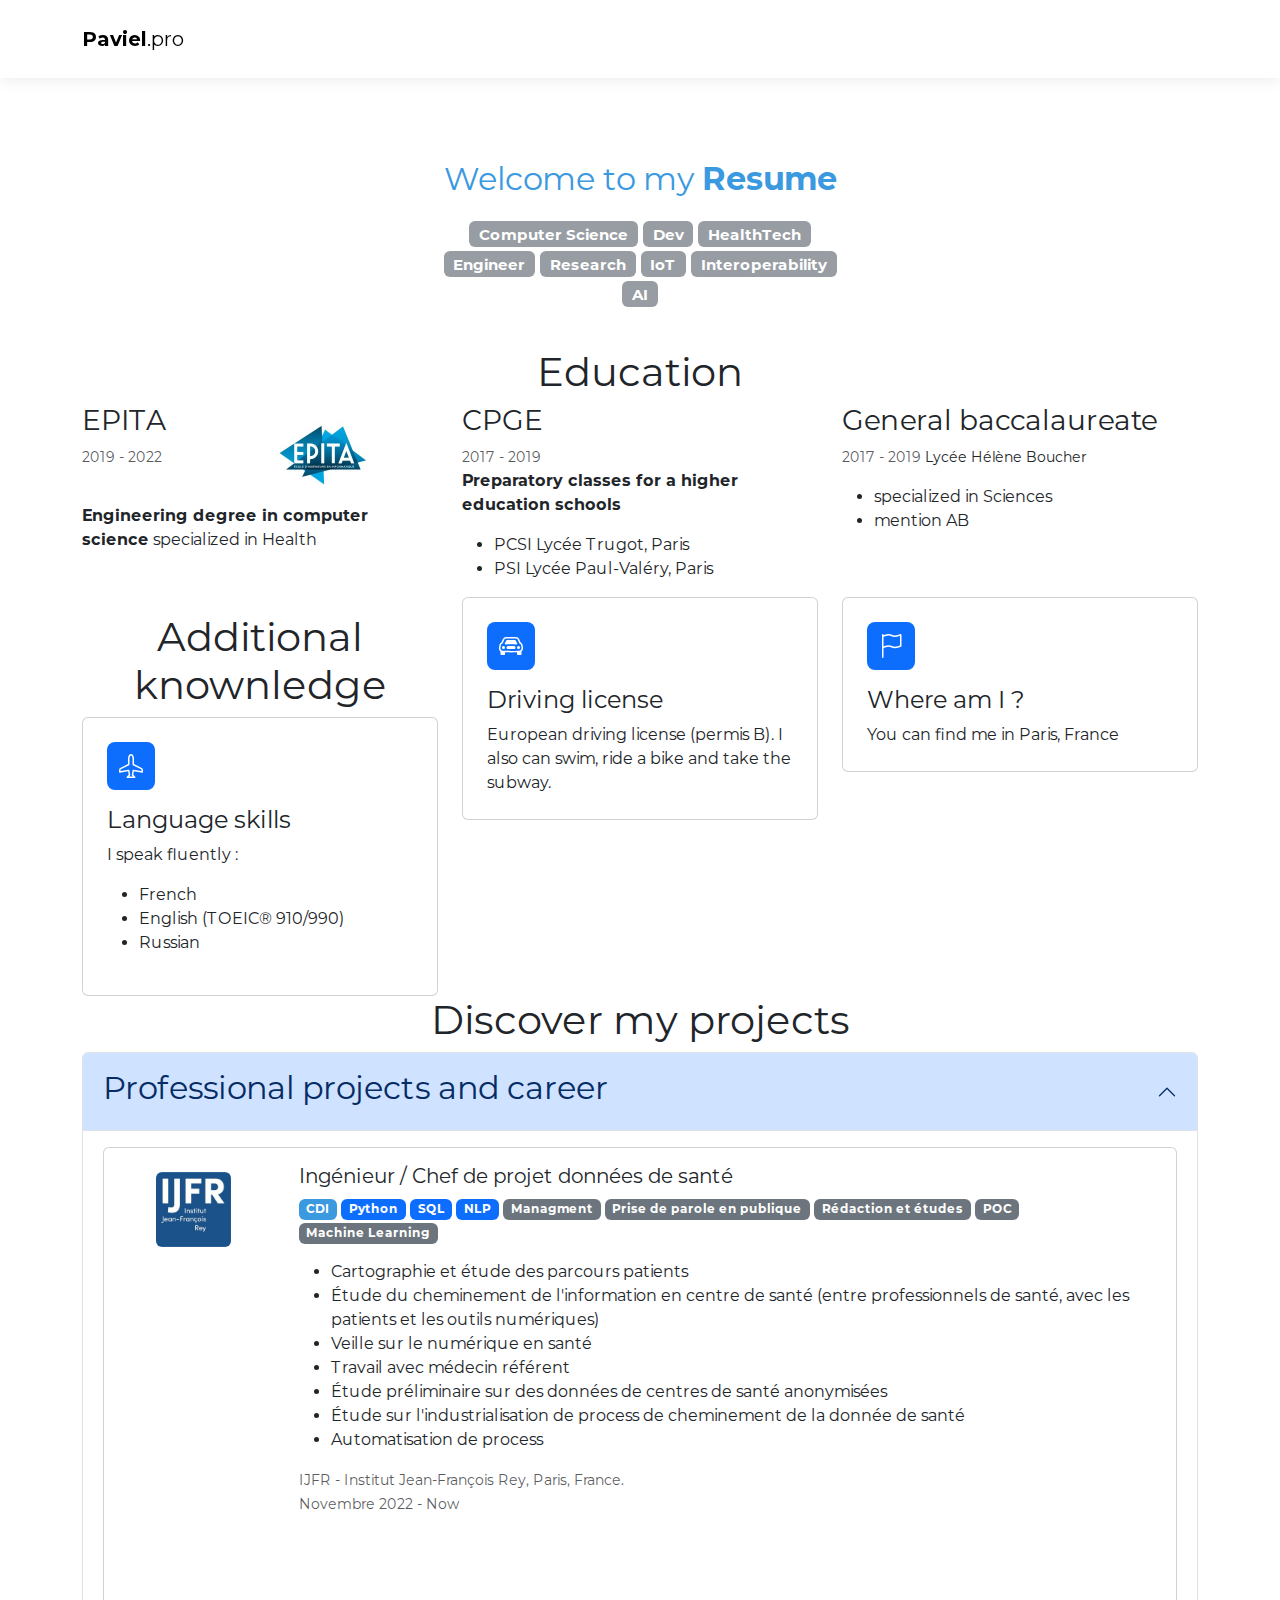
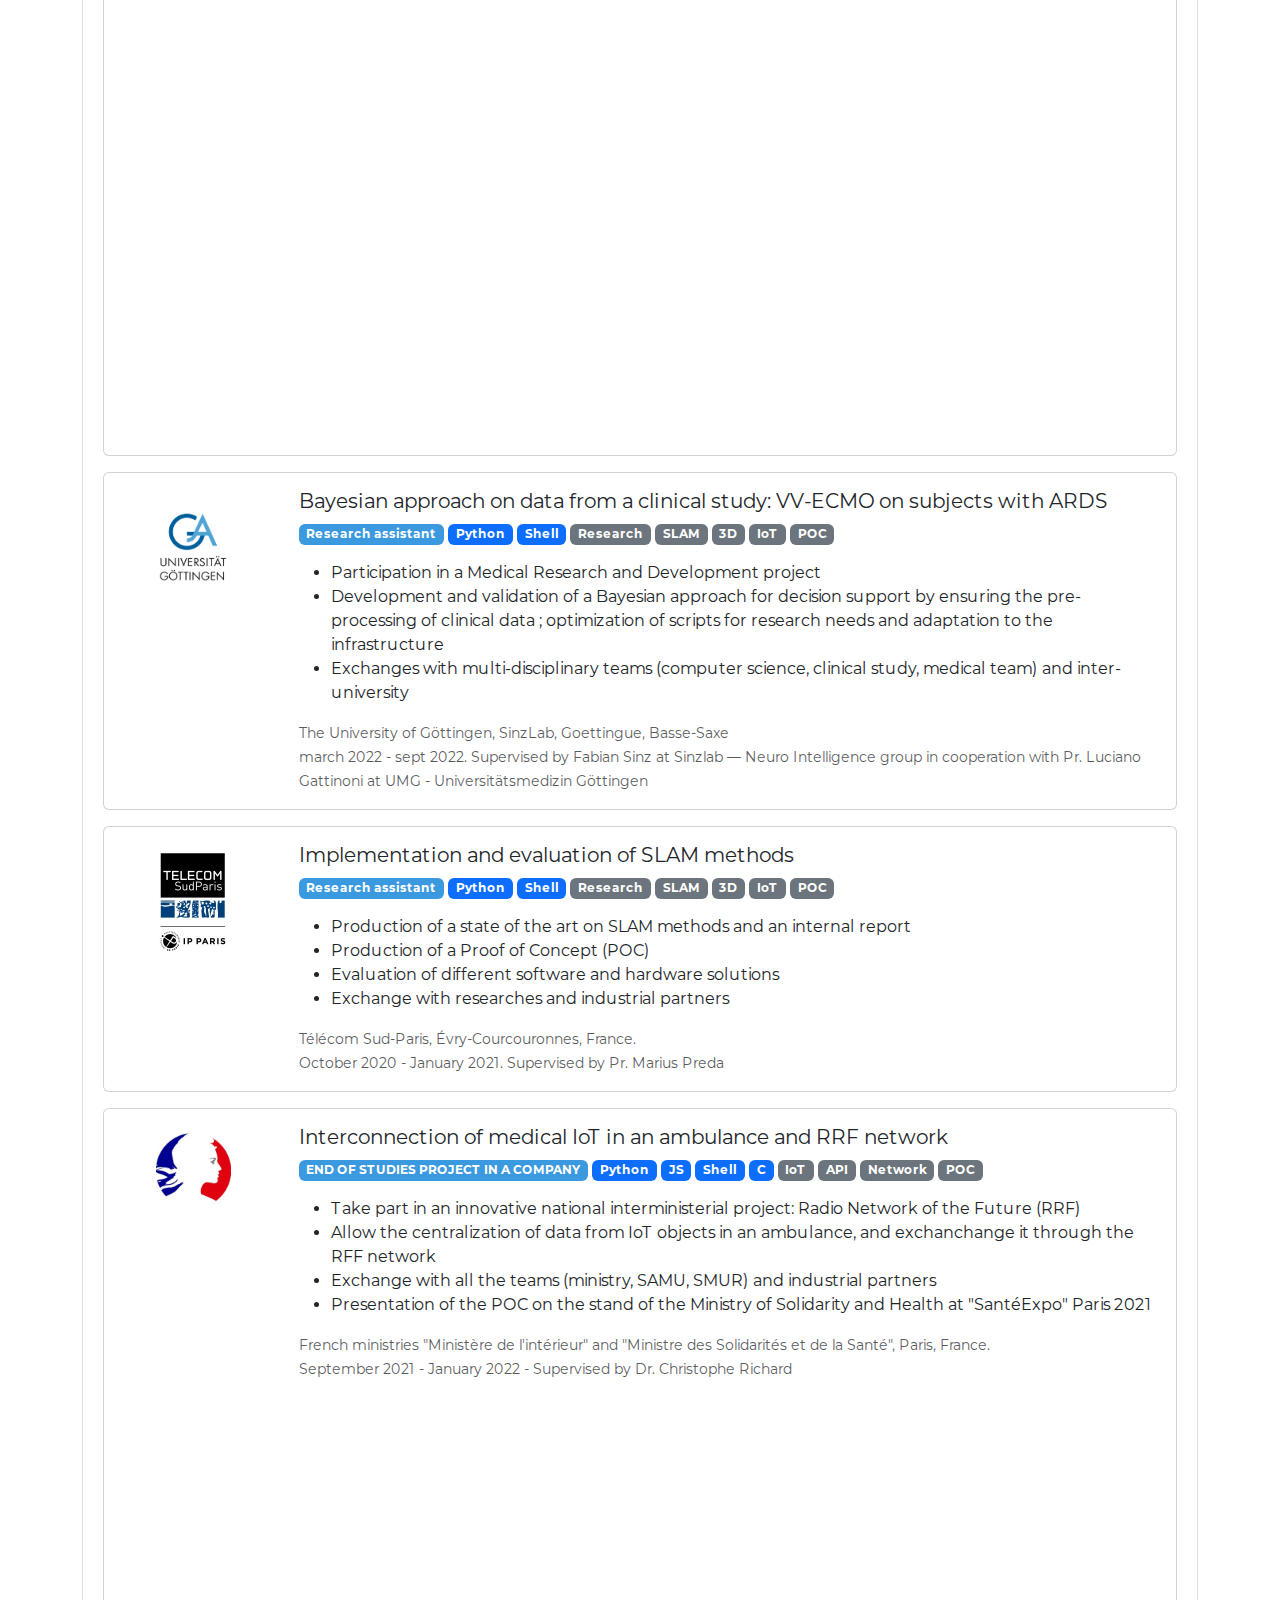
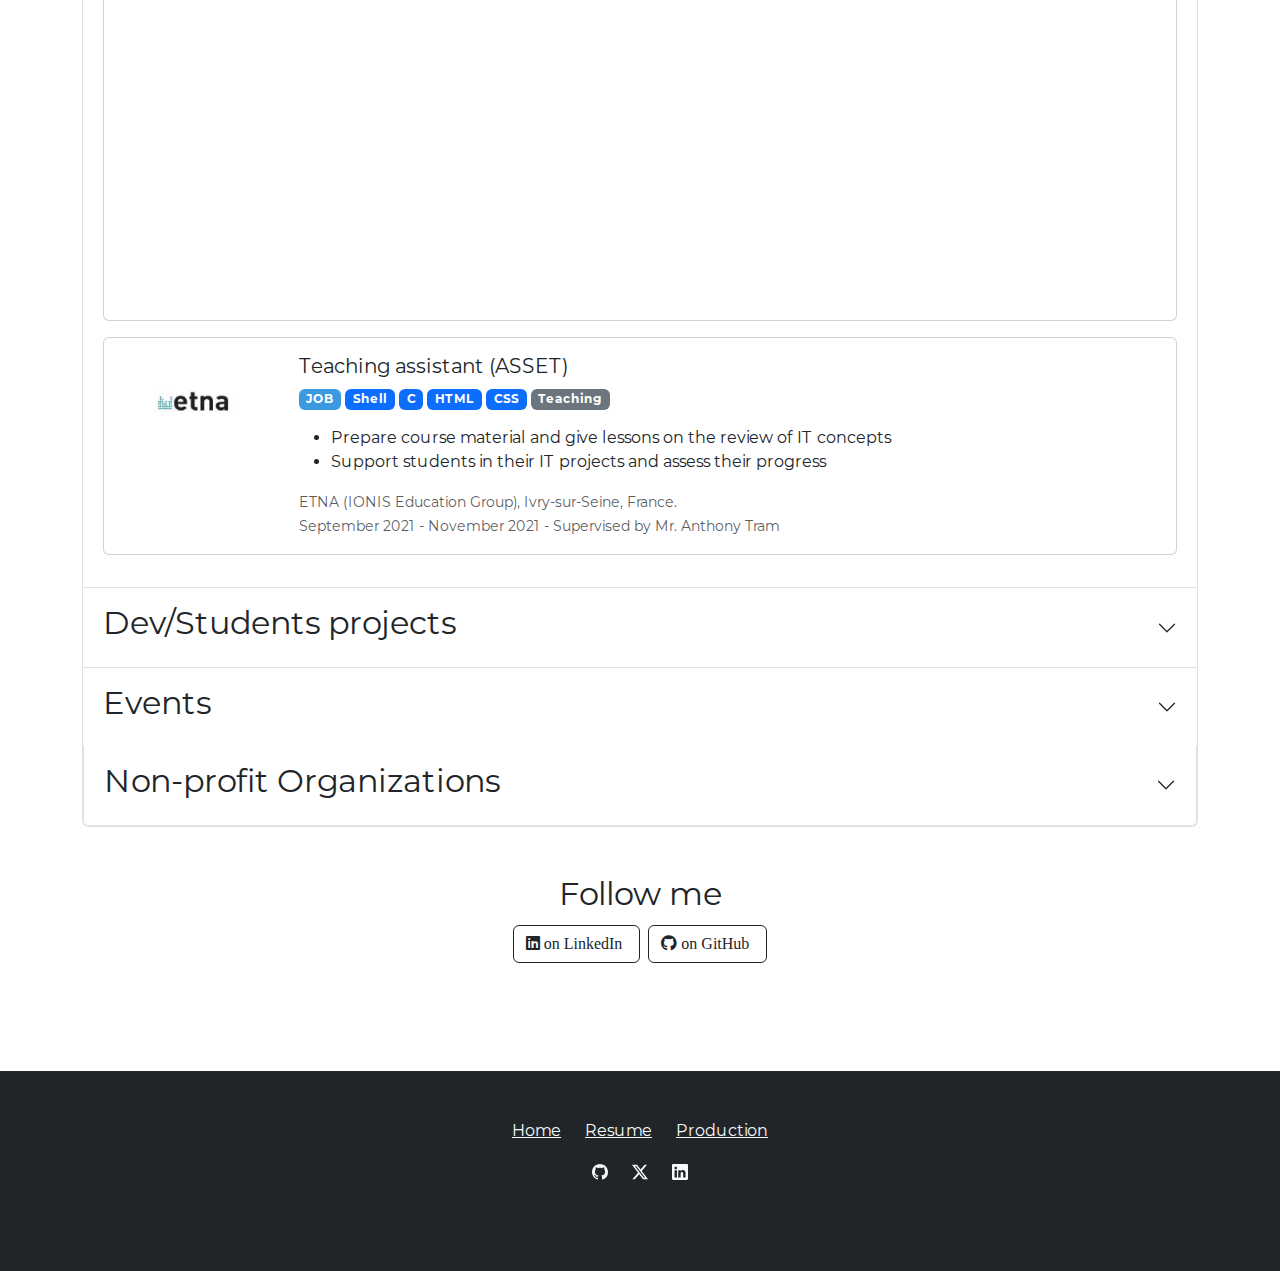
<file: resume.html>
<!DOCTYPE html><html data-bs-theme="light" lang="en"><head><meta charset="utf-8"><meta name="viewport" content="width=device-width, initial-scale=1.0, shrink-to-fit=no"><title>Features - paviel.pro</title><link rel="stylesheet" href="/assets/bootstrap/css/bootstrap.min.css?h=9f3738c3b02e0983f8d5f3b19c8cdd33"><link rel="stylesheet" href="https://use.fontawesome.com/releases/v5.12.0/css/all.css"><link rel="stylesheet" href="/assets/css/styles.min.css?h=9addd6684f5edfcc5b05d06edd6f8839"></head><body><nav class="navbar navbar-expand-lg fixed-top bg-body clean-navbar"><div class="container"><a class="navbar-brand" href="https://paviel.pro"><strong>Paviel</strong>.pro</a><div class="collapse navbar-collapse" id="navcol-1"></div></div></nav><main class="page"><section class="clean-block features"><div class="container"><div class="block-heading"><h2 class="text-info">Welcome to my <strong>Resume</strong></h2><div class="d-flex justify-content-center align-items-center m-6">
                    <p class="lead">
                        <span class="badge bg-secondary">Computer Science</span>
                        <span class="badge bg-secondary">Dev</span>
                        <span class="badge bg-secondary">HealthTech</span>
                        <span class="badge bg-secondary">Engineer</span>
                        <span class="badge bg-secondary">Research</span>
                        <span class="badge bg-secondary">IoT</span>
                        <span class="badge bg-secondary">Interoperability</span>
                        <span class="badge bg-secondary">AI</span>
                    </p>
</div></div><div class="col-12">
            <div class="mt-3">
                <h1 class="text-center">Education</h1>
            </div>

            <div class="row">
                <div class="col-lg-4">
                    <div class="row">
                        <div class="col">
                            <div class="mt-500">
                                <h3>EPITA</h3>
                                <p class="card-text"><small class="text-muted">2019 - 2022</small></p>
                            </div>
                        </div>
                        <div class="col">
                            <img class="rounded-circle" src="/assets/img/logos/EPITA.jpeg?h=923b1dd17b07a134961999ba7318b0fa" alt="EPITA logo" width="100">
                        </div>
                    </div>
                  <p><strong>Engineering degree in computer science</strong> specialized in Health</p>
                </div><!-- /.col-lg-4 -->
                <div class="col-lg-4">
                  <h3>CPGE</h3>
                  <small class="text-muted">2017 - 2019</small>
                  <p><strong>Preparatory classes for a higher education schools</strong><br>
                </p><ul>
                    <li>PCSI Lycée Trugot, Paris</li>
                    <li>PSI Lycée Paul-Valéry, Paris</li>
                </ul>
                <p></p>
                </div><!-- /.col-lg-4 -->
                <div class="col-lg-4">
                  <h3>General baccalaureate</h3>
                  <small class="text-muted">2017 - 2019</small> <small>Lycée Hélène Boucher</small>
                  <p>
                      </p><ul>
                          <li>specialized in Sciences</li>
                          <li>mention AB</li>
                      </ul>
                  <p></p>
                </div><!-- /.col-lg-4 -->
              </div>
    
    
</div><div><div class="row gy-4 row-cols-1 row-cols-md-2 row-cols-xl-3"><div class="col"><div class="col-12">
            <div class="mt-3">
                <h1 class="text-center">Additional knownledge</h1>
            </div>   
</div><div class="card"><div class="card-body p-4"><div class="bs-icon-md bs-icon-rounded bs-icon-primary d-flex justify-content-center align-items-center d-inline-block mb-3 bs-icon"><svg xmlns="http://www.w3.org/2000/svg" width="1em" height="1em" fill="currentColor" viewBox="0 0 16 16" class="bi bi-airplane">
  <path d="M6.428 1.151C6.708.591 7.213 0 8 0s1.292.592 1.572 1.151C9.861 1.73 10 2.431 10 3v3.691l5.17 2.585a1.5 1.5 0 0 1 .83 1.342V12a.5.5 0 0 1-.582.493l-5.507-.918-.375 2.253 1.318 1.318A.5.5 0 0 1 10.5 16h-5a.5.5 0 0 1-.354-.854l1.319-1.318-.376-2.253-5.507.918A.5.5 0 0 1 0 12v-1.382a1.5 1.5 0 0 1 .83-1.342L6 6.691V3c0-.568.14-1.271.428-1.849m.894.448C7.111 2.02 7 2.569 7 3v4a.5.5 0 0 1-.276.447l-5.448 2.724a.5.5 0 0 0-.276.447v.792l5.418-.903a.5.5 0 0 1 .575.41l.5 3a.5.5 0 0 1-.14.437L6.708 15h2.586l-.647-.646a.5.5 0 0 1-.14-.436l.5-3a.5.5 0 0 1 .576-.411L15 11.41v-.792a.5.5 0 0 0-.276-.447L9.276 7.447A.5.5 0 0 1 9 7V3c0-.432-.11-.979-.322-1.401C8.458 1.159 8.213 1 8 1c-.213 0-.458.158-.678.599"></path>
</svg></div><h4 class="card-title">Language skills</h4><p class="card-text">I speak fluently :&nbsp;</p><p class="card-text"><ul>
    <li>French</li>
    <li>English (TOEIC® 910/990)</li>
    <li>Russian</li>
</ul></p></div></div></div><div class="col"><div class="card"><div class="card-body p-4"><div class="bs-icon-md bs-icon-rounded bs-icon-primary d-flex justify-content-center align-items-center d-inline-block mb-3 bs-icon"><svg xmlns="http://www.w3.org/2000/svg" width="1em" height="1em" fill="currentColor" viewBox="0 0 16 16" class="bi bi-car-front">
  <path d="M4 9a1 1 0 1 1-2 0 1 1 0 0 1 2 0m10 0a1 1 0 1 1-2 0 1 1 0 0 1 2 0M6 8a1 1 0 0 0 0 2h4a1 1 0 1 0 0-2zM4.862 4.276 3.906 6.19a.51.51 0 0 0 .497.731c.91-.073 2.35-.17 3.597-.17 1.247 0 2.688.097 3.597.17a.51.51 0 0 0 .497-.731l-.956-1.913A.5.5 0 0 0 10.691 4H5.309a.5.5 0 0 0-.447.276"></path>
  <path d="M2.52 3.515A2.5 2.5 0 0 1 4.82 2h6.362c1 0 1.904.596 2.298 1.515l.792 1.848c.075.175.21.319.38.404.5.25.855.715.965 1.262l.335 1.679c.033.161.049.325.049.49v.413c0 .814-.39 1.543-1 1.997V13.5a.5.5 0 0 1-.5.5h-2a.5.5 0 0 1-.5-.5v-1.338c-1.292.048-2.745.088-4 .088s-2.708-.04-4-.088V13.5a.5.5 0 0 1-.5.5h-2a.5.5 0 0 1-.5-.5v-1.892c-.61-.454-1-1.183-1-1.997v-.413a2.5 2.5 0 0 1 .049-.49l.335-1.68c.11-.546.465-1.012.964-1.261a.807.807 0 0 0 .381-.404l.792-1.848ZM4.82 3a1.5 1.5 0 0 0-1.379.91l-.792 1.847a1.8 1.8 0 0 1-.853.904.807.807 0 0 0-.43.564L1.03 8.904a1.5 1.5 0 0 0-.03.294v.413c0 .796.62 1.448 1.408 1.484 1.555.07 3.786.155 5.592.155 1.806 0 4.037-.084 5.592-.155A1.479 1.479 0 0 0 15 9.611v-.413c0-.099-.01-.197-.03-.294l-.335-1.68a.807.807 0 0 0-.43-.563 1.807 1.807 0 0 1-.853-.904l-.792-1.848A1.5 1.5 0 0 0 11.18 3z"></path>
</svg></div><h4 class="card-title">Driving license</h4><p class="card-text">European driving license (permis B). I also can swim, ride a bike and take the subway.</p></div></div></div><div class="col"><div class="card"><div class="card-body p-4"><div class="bs-icon-md bs-icon-rounded bs-icon-primary d-flex justify-content-center align-items-center d-inline-block mb-3 bs-icon"><svg xmlns="http://www.w3.org/2000/svg" width="1em" height="1em" fill="currentColor" viewBox="0 0 16 16" class="bi bi-flag">
  <path d="M14.778.085A.5.5 0 0 1 15 .5V8a.5.5 0 0 1-.314.464L14.5 8l.186.464-.003.001-.006.003-.023.009a12.435 12.435 0 0 1-.397.15c-.264.095-.631.223-1.047.35-.816.252-1.879.523-2.71.523-.847 0-1.548-.28-2.158-.525l-.028-.01C7.68 8.71 7.14 8.5 6.5 8.5c-.7 0-1.638.23-2.437.477A19.626 19.626 0 0 0 3 9.342V15.5a.5.5 0 0 1-1 0V.5a.5.5 0 0 1 1 0v.282c.226-.079.496-.17.79-.26C4.606.272 5.67 0 6.5 0c.84 0 1.524.277 2.121.519l.043.018C9.286.788 9.828 1 10.5 1c.7 0 1.638-.23 2.437-.477a19.587 19.587 0 0 0 1.349-.476l.019-.007.004-.002h.001M14 1.221c-.22.078-.48.167-.766.255-.81.252-1.872.523-2.734.523-.886 0-1.592-.286-2.203-.534l-.008-.003C7.662 1.21 7.139 1 6.5 1c-.669 0-1.606.229-2.415.478A21.294 21.294 0 0 0 3 1.845v6.433c.22-.078.48-.167.766-.255C4.576 7.77 5.638 7.5 6.5 7.5c.847 0 1.548.28 2.158.525l.028.01C9.32 8.29 9.86 8.5 10.5 8.5c.668 0 1.606-.229 2.415-.478A21.317 21.317 0 0 0 14 7.655V1.222z"></path>
</svg></div><h4 class="card-title">Where am I ?</h4><p class="card-text">You can find me in Paris, France</p></div></div></div></div></div><div class="col-12">
            <div id="DISCOVER_PROJECTS">
                <h1 class="text-center">Discover my projects</h1>
            </div>



            <div class="accordion mb-5" id="accordionExample">
                <div class="accordion-item">
                  <h2 class="accordion-header" id="headingOne">
                    <button class="accordion-button" type="button" data-bs-toggle="collapse" data-bs-target="#collapseOne" aria-expanded="true" aria-controls="collapseOne">
                        <h2>Professional projects and career</h2>
                    </button>
                  </h2>
                  <div id="collapseOne" class="accordion-collapse collapse show" aria-labelledby="headingOne" data-bs-parent="#accordionExample" style="">
                    <div class="accordion-body">

                        <div class="row">
                            <div class="col-lg-12">

                                            <!-- JOB - IJFR -->
                                            <div class="card mb-3">
                                                <div class="row g-0">
                                                    <div class="col-md-2">
                                                        <br>
                                                        <img src="/assets/img/logos/ijfr.jpeg?h=72fce90fcd8cccaeceef00685cb90b8f" class="rounded mx-auto d-block" alt="logo IJFR - Institut Jean-François Rey" width="75px">
                                                    </div>
                                                    <div class="col">
                                                        <div class="card-body">
                                                            <h5 class="card-title">Ingénieur / Chef de projet données de santé</h5>
                                                            <span class="badge bg-info">CDI</span>
                                                            <span class="badge bg-primary">Python</span>
                                                            <span class="badge bg-primary">SQL</span>
                                                            <span class="badge bg-primary">NLP</span>
                                                            <span class="badge bg-secondary">Managment</span>
                                                            <span class="badge bg-secondary">Prise de parole en publique</span>
                                                            <span class="badge bg-secondary">Rédaction et études</span>
                                                            <span class="badge bg-secondary">POC</span>
                                                            <span class="badge bg-secondary">Machine Learning</span>
                                                            <p class="card-text">
                                                                </p><ul>
                                                                    <li>Cartographie et étude des parcours patients</li>
                                                                    <li>Étude du cheminement de l'information en centre de santé (entre professionnels de santé, avec les patients et les outils numériques)</li>
                                                                    <li>Veille sur le numérique en santé</li>
                                                                    <li>Travail avec médecin référent</li>
                                                                    <li>Étude préliminaire sur des données de centres de santé anonymisées</li>
                                                                    <li>Étude sur l'industrialisation de process de cheminement de la donnée de santé</li>
                                                                    <li>Automatisation de process</li>
                                                                </ul>
                                                                <p class="card-text"><small class="text-muted">IJFR - Institut Jean-François Rey, Paris, France.
                                                                    <br>Novembre 2022 - Now</small></p>
                                                                <div class="embed-responsive">
                                                                    <iframe class="embed-responsive-item" src="https://www.linkedin.com/embed/feed/update/urn:li:activity:7189211492150366208" width="100%" height="500px" frameborder="0"></iframe>
                                                                </div>
                                                            </div>
                                                        </div>
                                                    </div>
                                            </div>
                                
                                
                                            <!-- stage Gottingen - fin Ing3 -->
                                            <div class="card mb-3">
                                                <div class="row g-0">
                                                    <div class="col-md-2">
                                                        <br>
                                                        <img src="/assets/img/logos/GAU.png?h=14e66540aa531cc227af76c40b54f2ea" class="mt-10 rounded mx-auto d-block" alt="logo Göttingen University" width="100px">
                                                    </div>
                                                    <div class="col">
                                                        <div class="card-body">
                                                            <h5 class="card-title">Bayesian approach on data from a clinical study: VV-ECMO on subjects with ARDS</h5>
                                                            <span class="badge bg-info">Research assistant</span>
                                                            <span class="badge bg-primary">Python</span>
                                                            <span class="badge bg-primary">Shell</span>
                                                            <span class="badge bg-secondary">Research</span>
                                                            <span class="badge bg-secondary">SLAM</span>
                                                            <span class="badge bg-secondary">3D</span>
                                                            <span class="badge bg-secondary">IoT</span>
                                                            <span class="badge bg-secondary">POC</span>
                                                            <p class="card-text">
                                                                </p><ul>
                                                                    <li>Participation in a Medical Research and Development project</li>
                                                                    <li>Development and validation of a Bayesian approach for decision support by ensuring the pre-processing of clinical data ; optimization of scripts for research needs and adaptation to the infrastructure</li>
                                                                    <li>Exchanges with multi-disciplinary teams (computer science, clinical study, medical team) and inter-university</li>
                                                                </ul>
                                                            <p></p>
                                                            <p class="card-text"><small class="text-muted">The University of Göttingen, SinzLab, Goettingue, Basse-Saxe<br> march 2022 - sept 2022. Supervised by Fabian Sinz at Sinzlab — Neuro Intelligence group in cooperation with Pr. Luciano Gattinoni at UMG - Universitätsmedizin Göttingen</small></p>
                                                        </div>
                                                    </div>
                                                </div>
                                            </div>
                                
                                
                                            <!-- stage TSP - fin Ing1 -->
                                            <div class="card mb-3">
                                                <div class="row g-0">
                                                    <div class="col-md-2">
                                                        <br>
                                                        <img src="/assets/img/logos/TSP.jpeg?h=923b1dd17b07a134961999ba7318b0fa" class="mt-10 rounded mx-auto d-block" alt="logo Telecom Sud-Paris" width="100px">
                                                    </div>
                                                    <div class="col">
                                                        <div class="card-body">
                                                            <h5 class="card-title">Implementation and evaluation of SLAM methods</h5>
                                                            <span class="badge bg-info">Research assistant</span>
                                                            <span class="badge bg-primary">Python</span>
                                                            <span class="badge bg-primary">Shell</span>
                                                            <span class="badge bg-secondary">Research</span>
                                                            <span class="badge bg-secondary">SLAM</span>
                                                            <span class="badge bg-secondary">3D</span>
                                                            <span class="badge bg-secondary">IoT</span>
                                                            <span class="badge bg-secondary">POC</span>
                                                            <p class="card-text">
                                                                </p><ul>
                                                                    <li>Production of a state of the art on SLAM methods and an internal report</li>
                                                                    <li>Production of a Proof of Concept (POC)</li>
                                                                    <li>Evaluation of different software and hardware solutions</li>
                                                                    <li>Exchange with researches and industrial partners</li>
                                                                </ul>
                                                            <p></p>
                                                            <p class="card-text"><small class="text-muted">Télécom Sud-Paris, Évry-Courcouronnes, France. <br> October 2020 - January 2021. Supervised by Pr. Marius Preda</small></p>
                                                        </div>
                                                    </div>
                                                </div>
                                            </div>
                                            
                                            <!-- PFEE - RRF -->
                                            <div class="card mb-3">
                                                <div class="row g-0">
                                                    <div class="col-md-2">
                                                        <br>
                                                        <img src="/assets/img/logos/ministere-interieur.jpeg?h=923b1dd17b07a134961999ba7318b0fa" class="rounded mx-auto d-block" alt="logo ministère de l'intérieur" width="75px">
                                                    </div>
                                                    <div class="col">
                                                        <div class="card-body">
                                                            <h5 class="card-title">Interconnection of medical IoT in an ambulance and RRF network</h5>
                                                            <span class="badge bg-info">END OF STUDIES PROJECT IN A COMPANY</span>
                                                            <span class="badge bg-primary">Python</span>
                                                            <span class="badge bg-primary">JS</span>
                                                            <span class="badge bg-primary">Shell</span>
                                                            <span class="badge bg-primary">C</span>
                                                            <span class="badge bg-secondary">IoT</span>
                                                            <span class="badge bg-secondary">API</span>
                                                            <span class="badge bg-secondary">Network</span>
                                                            <span class="badge bg-secondary">POC</span>
                                                            <p class="card-text">
                                                                </p><ul>
                                                                    <li>Take part in an innovative national interministerial project: Radio Network of the Future (RRF)</li>
                                                                    <li>Allow the centralization of data from IoT objects in an ambulance, and exchanchange it through the RFF network</li>
                                                                    <li>Exchange with all the teams (ministry, SAMU, SMUR) and industrial partners</li>
                                                                    <li>Presentation of the POC on the stand of the Ministry of Solidarity and Health at "SantéExpo" Paris 2021</li>
                                                                </ul>
                                                                <p class="card-text"><small class="text-muted">French ministries "Ministère de l'intérieur" and "Ministre des Solidarités et de la Santé", Paris, France.
                                                                    <br>September 2021 - January 2022 - Supervised by Dr. Christophe Richard</small></p>
                                                                <div class="embed-responsive">
                                                                    <iframe class="embed-responsive-item" src="https://www.linkedin.com/embed/feed/update/urn:li:activity:6866334784948334592" width="100%" height="500px" frameborder="0"></iframe>
                                                                </div>
                                                            </div>
                                                        </div>
                                                    </div>
                                            </div>
                                            <!-- ETNA - ASET -->
                                            <div class="card mb-3">
                                                <div class="row g-0">
                                                    <div class="col-md-2">
                                                        <br>
                                                        <img src="/assets/img/logos/ETNA.jpeg?h=923b1dd17b07a134961999ba7318b0fa" class="rounded mx-auto d-block" alt="logo etna" width="80px">
                                                    </div>
                                                    <div class="col-md-10">
                                                        <div class="card-body">
                                                            <h5 class="card-title">Teaching assistant (ASSET)</h5>
                                                            <span class="badge bg-info">JOB</span>
                                                            <span class="badge bg-primary">Shell</span>
                                                            <span class="badge bg-primary">C</span>
                                                            <span class="badge bg-primary">HTML</span>
                                                            <span class="badge bg-primary">CSS</span>
                                                            <span class="badge bg-secondary">Teaching</span>
                                                            <p class="card-text">
                                                                </p><ul>
                                                                    <li>Prepare course material and give lessons on the review of IT concepts</li>
                                                                    <li>Support students in their IT projects and assess their progress</li>
                                                                </ul>
                                                            <p></p>
                                                            <p class="card-text"><small class="text-muted">ETNA (IONIS Education Group), Ivry-sur-Seine, France. <br> September 2021 - November 2021 - Supervised by Mr. Anthony Tram</small></p>
                                                        </div>
                                                    </div>
                                                </div>
                                            </div>
                     
                            </div>

                        </div>
                    </div>
                  </div>
                </div>
                <div class="accordion-item">
                  <h2 class="accordion-header" id="headingTwo">
                    <button class="accordion-button collapsed" type="button" data-bs-toggle="collapse" data-bs-target="#collapseTwo" aria-expanded="false" aria-controls="collapseTwo">
                      <h2>Dev/Students projects</h2>
                    </button>
                  </h2>
                  <div id="collapseTwo" class="accordion-collapse collapse" aria-labelledby="headingTwo" data-bs-parent="#accordionExample" style="">
                    <div class="accordion-body">
            
                        <div class="card">
                            <div class="card-body">
                                <h5 class="card-title">Implementation of algorithms in Python on X-ray medical imaging</h5>
                                <span class="badge bg-info">EPITA</span>
                                <span class="badge bg-info">Thalès</span>
                                <span class="badge bg-primary">Python</span>
                                <span class="badge bg-secondary">Image processing</span>
                                <span class="badge bg-secondary">Algo</span>
                                <p class="card-text">NL Mean and bilateral-filter</p>
                            </div>
                        </div>

                        <div class="card">
                            <div class="card-body">
                                <h5 class="card-title">Evaluate Cardiopulmonary Resuscitation (CPR)</h5>
                                <span class="badge bg-info">EPITA</span>
                                <span class="badge bg-primary">Swift</span>
                                <span class="badge bg-primary">Python</span>
                                <span class="badge bg-secondary">IoT</span>
                                <span class="badge bg-secondary">iOS</span>
                                <span class="badge bg-secondary">watchOS</span>
                                <span class="badge bg-secondary">Arduino</span>
                                <p class="card-text">
                                    Creation of an application on AppleWatch to evaluate CPR performance, adaptation of a CPR dummy to make it connected and result data exploitation from Foch hospital for ground truth data.
                                </p>
                            </div>
                        </div>
            
                        <div class="card">
                            <div class="card-body">
                                <h5 class="card-title">Blood white cells segmentation</h5>
                                <span class="badge bg-info">EPITA</span>
                                <span class="badge bg-primary">Python</span>
                                <span class="badge bg-secondary">Research</span>
                                <span class="badge bg-secondary">AI</span>
                                <span class="badge bg-secondary">Segmentation</span>
                                <p class="card-text">Segmentation of white cells and classification</p>
                            </div>
                        </div>
            
                            <div class="card">
                            <div class="card-body">
                                <h5 class="card-title">Alignment of DNA Sequences</h5>
                                <span class="badge bg-info">EPITA</span>
                                <span class="badge bg-primary">Python</span>
                                <span class="badge bg-secondary">Research</span>
                                <span class="badge bg-secondary">Bioinformatics</span>
                                <span class="badge bg-secondary">DNA</span>
                                <p class="card-text">Using Burrows-Wheeler Transformation</p>
                                <a href="https://github.com/Pachourse/BioInfo"><buttontype="button" class="btn btn-outline-dark"><i class="fab fa-github"> See the GitHub project repo</i></buttontype="button"></a>
                            </div>
            
                                            
                        </div>
                            <div class="card">
                            <div class="card-body">
                                <h5 class="card-title">Interoperability of Paris public hospital (APHP) health databases</h5>
                                <span class="badge bg-info">EPITA</span>
                                <span class="badge bg-info">APHP</span>
                                <span class="badge bg-primary">Python</span>
                                <span class="badge bg-primary">Pandas</span>
                                <span class="badge bg-primary">PostgreSQL</span>
                                <span class="badge bg-secondary">Interoperability</span>
                                <span class="badge bg-secondary">Data</span>
                                <p class="card-text">
                                    evaluate database state and write ETL SQL queries (OMOP CDM v6.0)
                                </p>
                            </div>
                        </div>
            
            
                        <div class="card">
                            <div class="card-body">
                                <h5 class="card-title">MICCAI / BRaTS training project</h5>
                                <span class="badge bg-info">EPITA</span>
                                <span class="badge bg-primary">Python</span>
                                <span class="badge bg-primary">Keras</span>
                                <span class="badge bg-primary">Tensorflow</span>
                                <span class="badge bg-secondary">AI</span>
                                <span class="badge bg-secondary">Segemntation</span>
                                <span class="badge bg-secondary">MRI</span>
                                <p class="card-text">
                                    brain-tumour segmentation on MRI using U-Net
                                </p>
                            </div>
                        </div>
            
                        <div class="card">
                            <div class="card-body">
                                <h5 class="card-title">Digital management of volunteers - VivaTechnology</h5>
                                <span class="badge bg-info">Les Étudiants de la Tech</span>
                                <span class="badge bg-primary">Python</span>
                                <span class="badge bg-primary">JS</span>
                                <span class="badge bg-primary">BOT</span>
                                <span class="badge bg-secondary">User Interaction</span>
                                <span class="badge bg-secondary">API</span>
                                <p class="card-text">
                                    Creation of Discord bots and authentication system to facilitate management of volunteers.
                                </p>
                            </div>
                        </div>
            
                        <div class="card">
                            <div class="card-body">
                                <h5 class="card-title">TchatBot with Doctolib</h5>
                                <span class="badge bg-info">EPITA</span>
                                <span class="badge bg-primary">JS</span>
                                <span class="badge bg-primary">BOT</span>
                                <span class="badge bg-secondary">User Interaction</span>
                                <span class="badge bg-secondary">API</span>
                                <p class="card-text">
                                    Chatbot for diabetics: patient monitoring and advising.
                                </p>
                            </div>
                        </div>
            
                        <div class="card">
                            <div class="card-body">
                                <h5 class="card-title">DTMF analyse of in-band register signaling</h5>
                                <span class="badge bg-info">EPITA</span>
                                <span class="badge bg-primary">Python</span>
                                <span class="badge bg-secondary">Research</span>
                                <p class="card-text">
                                    Analyse of a "Dual-Tone Multi-Frequency” used for phone calls. 
                                </p>
                            </div>
                        </div>
            
                        <div class="card">
                            <div class="card-body">
                                <h5 class="card-title">Realization and animation of SwiftUI workshops</h5>
                                <span class="badge bg-info">EpiMac</span>
                                <span class="badge bg-primary">Swift</span>
                                <span class="badge bg-secondary">Teaching</span>
                                <p class="card-text">
                                    Realization and animation of two workshops in SwiftUI for French high school students.
                                </p>
                                <a href="https://github.com/EpiMac/TictakToe"><buttontype="button" class="btn btn-outline-dark"><i class="fab fa-github"> See the GitHub project repo</i></buttontype="button"></a>
                            </div>
                        </div>
            
                        <div class="card">
                            <div class="card-body">
                                <h5 class="card-title">UIKit initiation</h5>
                                <span class="badge bg-info">EPITA</span>
                                <span class="badge bg-info">3IE</span>
                                <span class="badge bg-primary">Swift</span>
                                <span class="badge bg-primary">UIKit</span>
                                <span class="badge bg-secondary">Initiation</span>
                                <p class="card-text">
                                    Accomplished a lot of small projects as initiation for UIKit. 
                                </p>
                            </div>
                        </div>
            
            
                        <div class="card">
                            <div class="card-body">
                                <h5 class="card-title">Studying of micro-fluctuation of microgravity on board the ISS</h5>
                                <span class="badge bg-info">CPGE</span>
                                <span class="badge bg-primary">Python</span>
                                <span class="badge bg-primary">RaspberryPi</span>
                                <span class="badge bg-secondary">Research</span>
                                <p class="card-text">
                                    Use of "AstroPi" data for a TIPE (Evaluation test of supervised personal initiative work)
                                </p>
                            </div>
                        </div>

                        <div class="card">
                            <div class="card-body">
                                <h5 class="card-title">Data hackathon</h5>
                                <span class="badge bg-info">EPITA</span>
                                <span class="badge bg-info">Echopen</span>
                                <span class="badge bg-info">APHP</span>
                                <span class="badge bg-primary">Python</span>
                                <span class="badge bg-secondary">Research</span>
                                <span class="badge bg-secondary">Data</span>
                                <p class="card-text">Echopen and Public hospitals of Paris. <br> Data hackathon where we have to use machine Learning approach on data from a study to construct a global predictor of the patient's clinical outcome. </p>
                            </div>
                        </div>



                    </div>
                  </div>
                </div>
                <div class="accordion-item">
                  <h2 class="accordion-header" id="headingThree">
                    <button class="accordion-button collapsed" type="button" data-bs-toggle="collapse" data-bs-target="#collapseThree" aria-expanded="false" aria-controls="collapseThree">
                        <h2>Events</h2>
                    </button>
                  </h2>
                  <div id="collapseThree" class="accordion-collapse collapse" aria-labelledby="headingThree" data-bs-parent="#accordionExample" style="">
                    <div class="accordion-body">

                        <div class="row">
                            <div class="col-sm-12 col-md-12 col-xl-12">
                                <div class="card mb-12">
                                    <div class="row g-0">
                                        <div class="col">
                                            <div class="card-body">
                                                <h5 class="card-title">Apple - WWDC</h5>
                                                <img src="/assets/img/logos/apple.png?h=708bc69b2ecb0aa7d5c73e46435778e4" class="mt-10 rounded mx-auto d-block" alt="logo VivaTechnology" width="150px">
                                                <br>
                                                <p class="card-text">Invited at Apple WWDC 2024. Discovered Apple Park, exchanged a lot with Apple Engineers about SwiftUI and Research in ML.</p>
                                                <p class="card-text"><small class="text-muted">2024 - WWDC</small></p>
                                            </div>
                                        </div>
                                    </div>
                                </div>
                            </div>

                            <div>
                                <p>
                                <br>
                                </p>
                            </div>


                        <div class="row">
                            <div class="col-sm-12 col-md-6 col-xl-3">
                                <div class="card mb-3">
                                    <div class="row g-0">
                                        <div class="col">
                                            <div class="card-body">
                                                <h5 class="card-title">VivaTechnology</h5>
                                                <img src="/assets/img/logos/VivaTechnology.jpeg?h=923b1dd17b07a134961999ba7318b0fa" class="mt-10 rounded mx-auto d-block" alt="logo VivaTechnology" width="200px">
                                                <p class="card-text">Just a simple visitor in 2016, I came back in 2018 as volunteer, 2019 as team leader of volunteers and in 2021 as TechUp Network (old name : LesÉtudiantsDeLaTech) staff to manage volunteers. Since 2023 I am the president of TechUp Network. Seeing this event growthing years after years is really impressive.</p>
                                                <p class="card-text"><small class="text-muted">2018, 2019, 2021, 2022, 2023, 2024 - TechUp Network</small></p>
                                            </div>
                                        </div>
                                    </div>
                                </div>
                            </div><div class="col-sm-12 col-md-6 col-xl-3">
                                <div class="card mb-3">
                                    <div class="row g-0">
                                        <div class="col">
                                            <div class="card-body">
                                                <h5 class="card-title">FranceDigitale events</h5>
                                                <img src="/assets/img/logos/fd.png?h=923b1dd17b07a134961999ba7318b0fa" class="mt-10 rounded mx-auto d-block" alt="logo FranceDigitale" width="200px">
                                                <p class="card-text">
                                                    Team leader of volunteers on events :
                                                    </p><ul>
                                                        <li>FDDay 2020, 2021, 2023</li>
                                                        <li>FranceIsAI 2021, 2022, 2023</li>
                                                    </ul>
                                                <p></p>
                                                <p class="card-text"><small class="text-muted">2020, 2021, 2023 - TechUp Network</small></p>
                                            </div>
                                        </div>
                                    </div>
                                </div>
                            </div><div class="col-sm-12 col-md-6 col-xl-3">
                                <div class="card mb-3">
                                    <div class="row g-0">
                                        <div class="col">
                                            <div class="card-body">
                                                <h5 class="card-title">HackTheCrisisFrance</h5>
                                                <img src="/assets/img/logos/HTCfr.jpg?h=923b1dd17b07a134961999ba7318b0fa" class="mt-10 rounded mx-auto d-block mt-5 mb-5" alt="logo hackthecrisis france" width="100px">
                                                <p class="card-text">
                                                    At the first lock-down "Les Étudiants de la Tech" (now TechUp Network) and "Genius Global" decided to create a french edition of #HackTheCrisis. I was in charge of Live Strem control and of all Discord server.  
                                                    <a href="https://hackthecrisis.fr"><buttontype="button" class="btn btn-outline-dark">Discover the event website</buttontype="button"></a>
                                                </p>
                                                <p class="card-text"><small class="text-muted">2020 - TechUp Network and GeniusGlobal</small></p>
                                            </div>
                                        </div>
                                    </div>
                                </div>
                
                            </div>
                            <div class="col-sm-12 col-md-6 col-xl-3">
                                <div class="card mb-3">
                                    <div class="row g-0">
                                        <div class="col">
                                            <div class="card-body">
                                                <h5 class="card-title">Futurs</h5>
                                                <img src="/assets/img/logos/futurs.jpeg?h=923b1dd17b07a134961999ba7318b0fa" class="mt-10 rounded mx-auto d-block m-3 mt-5 mb-5" alt="logo FranceDigitale" width="110px">
                                                <p class="card-text">
                                                    First event 100% done by "Les Étudiants de la Tech" (now TechUp Network), in person at StationF. 
                                                </p>
                                                <a href="https://www.etudiantsdelatech.org/futurs/"><buttontype="button" class="btn btn-outline-dark">Discover the event website</buttontype="button"></a>
                                                <p class="card-text"><small class="text-muted">2021 - TechUp Network</small></p>
                                            </div>
                                        </div>
                                    </div>
                                </div>
                            </div>
                        </div>
                    </div>
                  </div>
                </div>
                <div class="accordion-item">
                    <h2 class="accordion-header" id="headingFour">
                      <button class="accordion-button collapsed" type="button" data-bs-toggle="collapse" data-bs-target="#collapseFour" aria-expanded="false" aria-controls="collapseFour">
                          <h2>Non-profit Organizations</h2>
                      </button>
                    </h2>
                    <div id="collapseFour" class="accordion-collapse collapse" aria-labelledby="headingFour" data-bs-parent="#accordionExample" style="">
                      <div class="accordion-body">
                        

                        <div class="row">

                            <div class="col-sm-12 col-lg-4">
                                <div class="card mb-3">
                                    <div class="row g-0">
                                        <div class="col">
                                            <div class="card-body">
                                                <h5 class="card-title">Protection Civile Paris Seine</h5>
                                                <img src="/assets/img/logos/PCPS.jpeg?h=923b1dd17b07a134961999ba7318b0fa" class="mt-10 rounded mx-auto d-block mt-3 mb-3" alt="logo Protection Civile Paris Seine" width="90x">
                                                <p class="card-text">
                                                    </p><ul>
                                                        <li>Skilled volunteerism (dev, infographic, photo and video production)</li>
                                                        <li>Committed volunteer</li>
                                                        <li>Local director of solidarity and social actions</li>
                                                        <li>First Aid responder</li> 
                                                    </ul>
                                                <a href="https://www.protectioncivile.org"><buttontype="button" class="btn btn-outline-dark"><i class="fas fa-globe"> Link to website</i></buttontype="button"></a>
                                                <p class="card-text"><small class="text-muted">August 2019 - now</small></p>
                                            </div>
                                        </div>
                                    </div>
                                </div>
                            </div>
                            
                            <div class="col-sm-12 col-lg-4">
                                <div class="card mb-3">
                                    <div class="row g-0">
                                        <div class="col">
                                            <div class="card-body">
                                                <h5 class="card-title">EpiMac</h5>
                                                <img src="/assets/img/logo/asso/06.png?h=9fba9fe9414bd36153f70374dda13015" class="mt-10 rounded mx-auto d-block" alt="logo EpiMac" width="100px">
                                                <p class="card-text">
                                                </p><ul>
                                                    <li>Permanent &amp; Member of the Board since September 2022</li>
                                                    <li>Secretary untill September 2022</li>
                                                    <li>Teacher for Swift and SwiftUI workshops</li>
                                                    <li>Helper for AppStore submission</li>
                                                  </ul>
                                                <p></p>
                                                <p class="card-text"><small class="text-muted">January 2020 - now</small></p>
                                                <a href="https://www.epimac.org"><buttontype="button" class="btn btn-outline-dark"><i class="fas fa-globe"> Link to website</i></buttontype="button"></a>
                                            </div>
                                        </div>
                                    </div>
                                </div>
                            </div>

                            <div class="col-sm-12 col-lg-4">
                                <div class="card mb-3">
                                    <div class="row g-0">
                                        <div class="col">
                                            <div class="card-body">
                                                <h5 class="card-title">TechUp Network - previously Les Étudiants De La Tech</h5>
                                                <img src="/assets/img/logo/asso/04.png?h=9fba9fe9414bd36153f70374dda13015" class="mt-10 rounded mx-auto d-block" alt="logo Les Étudiants de la Tech" width="100px">
                                                <p class="card-text">
                                                    </p><ul>
                                                        <li>President</li>
                                                        <li>Event photographer</li>
                                                        <li>previously CTO</li>
                                                    </ul>Helping before events with dev skills (bots, discord Server, authentification, creation of apps...) and taking photos of volunteers on events.<p></p>
                                                <p class="card-text"><small class="text-muted">October 2019 - now</small></p>
                                                <a href="https://www.etudiantsdelatech.org"><buttontype="button" class="btn btn-outline-dark"><i class="fas fa-globe"> Link to website</i></buttontype="button"></a>
                                            </div>
                                        </div>
                                    </div>
                                </div>
                            </div>
                            


                
                
                            
                
                            
                
                
                        </div>


                      </div>
                    </div>
                  </div>
              </div>

        </div>            <div class="mt-3">
                <h2 class="text-center">Follow me</h2>
            </div>
            <div class="d-flex justify-content-center align-items-center m-1">
                <a href="https://www.linkedin.com/in/paviel-schertzer/"><button type="button" class="btn btn-outline-dark m-1"><i class="fab fa-linkedin"> on LinkedIn</i></button></a>
                <a href="https://github.com/Pachourse"><button type="button" class="btn btn-outline-dark m-1"><i class="fab fa-github"> on GitHub</i></button></a>
            </div></div></section><!-- Start: Footer Dark --><footer class="text-center bg-dark"><div class="container text-white py-4 py-lg-5"><ul class="list-inline"><li class="list-inline-item me-4"><a class="link-light" href="/">Home</a></li><li class="list-inline-item me-4"><a class="link-light" href="#">Resume</a></li><li class="list-inline-item"><a class="link-light" href="https://www.pachourse.eu">Production</a></li></ul><ul class="list-inline"><li class="list-inline-item me-4"><a href="https://github.com/pachourse/"><svg xmlns="http://www.w3.org/2000/svg" width="1em" height="1em" fill="currentColor" viewBox="0 0 16 16" class="bi bi-github text-light">
  <path d="M8 0C3.58 0 0 3.58 0 8c0 3.54 2.29 6.53 5.47 7.59.4.07.55-.17.55-.38 0-.19-.01-.82-.01-1.49-2.01.37-2.53-.49-2.69-.94-.09-.23-.48-.94-.82-1.13-.28-.15-.68-.52-.01-.53.63-.01 1.08.58 1.23.82.72 1.21 1.87.87 2.33.66.07-.52.28-.87.51-1.07-1.78-.2-3.64-.89-3.64-3.95 0-.87.31-1.59.82-2.15-.08-.2-.36-1.02.08-2.12 0 0 .67-.21 2.2.82.64-.18 1.32-.27 2-.27.68 0 1.36.09 2 .27 1.53-1.04 2.2-.82 2.2-.82.44 1.1.16 1.92.08 2.12.51.56.82 1.27.82 2.15 0 3.07-1.87 3.75-3.65 3.95.29.25.54.73.54 1.48 0 1.07-.01 1.93-.01 2.2 0 .21.15.46.55.38A8.012 8.012 0 0 0 16 8c0-4.42-3.58-8-8-8"></path>
</svg></a></li><li class="list-inline-item me-4"><a href="https://x.com/pachourse"><svg xmlns="http://www.w3.org/2000/svg" width="1em" height="1em" fill="currentColor" viewBox="0 0 16 16" class="bi bi-twitter-x text-light">
  <path d="M12.6.75h2.454l-5.36 6.142L16 15.25h-4.937l-3.867-5.07-4.425 5.07H.316l5.733-6.57L0 .75h5.063l3.495 4.633L12.601.75Zm-.86 13.028h1.36L4.323 2.145H2.865l8.875 11.633Z"></path>
</svg></a></li><li class="list-inline-item"><a href="https://linkedin.com/in/paviel-schertzer/"><svg xmlns="http://www.w3.org/2000/svg" width="1em" height="1em" fill="currentColor" viewBox="0 0 16 16" class="bi bi-linkedin text-light">
  <path d="M0 1.146C0 .513.526 0 1.175 0h13.65C15.474 0 16 .513 16 1.146v13.708c0 .633-.526 1.146-1.175 1.146H1.175C.526 16 0 15.487 0 14.854V1.146zm4.943 12.248V6.169H2.542v7.225h2.401m-1.2-8.212c.837 0 1.358-.554 1.358-1.248-.015-.709-.52-1.248-1.342-1.248-.822 0-1.359.54-1.359 1.248 0 .694.521 1.248 1.327 1.248h.016zm4.908 8.212V9.359c0-.216.016-.432.08-.586.173-.431.568-.878 1.232-.878.869 0 1.216.662 1.216 1.634v3.865h2.401V9.25c0-2.22-1.184-3.252-2.764-3.252-1.274 0-1.845.7-2.165 1.193v.025h-.016a5.54 5.54 0 0 1 .016-.025V6.169h-2.4c.03.678 0 7.225 0 7.225h2.4"></path>
</svg></a></li></ul><p class="text-muted mb-0">Copyright © 2024 paviel.pro</p></div></footer><!-- End: Footer Dark --></main><script src="https://cdn.jsdelivr.net/npm/bootstrap@5.3.3/dist/js/bootstrap.bundle.min.js"></script><script src="/assets/js/script.min.js?h=08f89935be6f4617e4cd0856707ae445"></script></body></html>
</file>
<file: assets/css/styles.min.css>
@font-face{font-family:Montserrat;src:url(/assets/fonts/Montserrat-20ddb6d46af95664aef3e33a1911e85f.woff2?h=8e26826340306e1a6ff34233d26add18) format('woff2');font-weight:400;font-style:italic;font-display:swap;unicode-range:U+0460-052F,U+1C80-1C88,U+20B4,U+2DE0-2DFF,U+A640-A69F,U+FE2E-FE2F}@font-face{font-family:Montserrat;src:url(/assets/fonts/Montserrat-2bcb6aa393f177e3d586886a16e3bba7.woff2?h=8e26826340306e1a6ff34233d26add18) format('woff2');font-weight:400;font-style:italic;font-display:swap;unicode-range:U+0301,U+0400-045F,U+0490-0491,U+04B0-04B1,U+2116}@font-face{font-family:Montserrat;src:url(/assets/fonts/Montserrat-3f4c0bb2beeae0c197c658c8ca05fd53.woff2?h=8e26826340306e1a6ff34233d26add18) format('woff2');font-weight:400;font-style:italic;font-display:swap;unicode-range:U+0102-0103,U+0110-0111,U+0128-0129,U+0168-0169,U+01A0-01A1,U+01AF-01B0,U+0300-0301,U+0303-0304,U+0308-0309,U+0323,U+0329,U+1EA0-1EF9,U+20AB}@font-face{font-family:Montserrat;src:url(/assets/fonts/Montserrat-70c608e757c2bc98281c947a03bfc19f.woff2?h=8e26826340306e1a6ff34233d26add18) format('woff2');font-weight:400;font-style:italic;font-display:swap;unicode-range:U+0100-02AF,U+0304,U+0308,U+0329,U+1E00-1E9F,U+1EF2-1EFF,U+2020,U+20A0-20AB,U+20AD-20C0,U+2113,U+2C60-2C7F,U+A720-A7FF}@font-face{font-family:Montserrat;src:url(/assets/fonts/Montserrat-cb03838d2dd9764473d8daa52f87a0f4.woff2?h=8e26826340306e1a6ff34233d26add18) format('woff2');font-weight:400;font-style:italic;font-display:swap;unicode-range:U+0000-00FF,U+0131,U+0152-0153,U+02BB-02BC,U+02C6,U+02DA,U+02DC,U+0304,U+0308,U+0329,U+2000-206F,U+2074,U+20AC,U+2122,U+2191,U+2193,U+2212,U+2215,U+FEFF,U+FFFD}@font-face{font-family:Montserrat;src:url(/assets/fonts/Montserrat-20ddb6d46af95664aef3e33a1911e85f.woff2?h=8e26826340306e1a6ff34233d26add18) format('woff2');font-weight:600;font-style:italic;font-display:swap;unicode-range:U+0460-052F,U+1C80-1C88,U+20B4,U+2DE0-2DFF,U+A640-A69F,U+FE2E-FE2F}@font-face{font-family:Montserrat;src:url(/assets/fonts/Montserrat-2bcb6aa393f177e3d586886a16e3bba7.woff2?h=8e26826340306e1a6ff34233d26add18) format('woff2');font-weight:600;font-style:italic;font-display:swap;unicode-range:U+0301,U+0400-045F,U+0490-0491,U+04B0-04B1,U+2116}@font-face{font-family:Montserrat;src:url(/assets/fonts/Montserrat-3f4c0bb2beeae0c197c658c8ca05fd53.woff2?h=8e26826340306e1a6ff34233d26add18) format('woff2');font-weight:600;font-style:italic;font-display:swap;unicode-range:U+0102-0103,U+0110-0111,U+0128-0129,U+0168-0169,U+01A0-01A1,U+01AF-01B0,U+0300-0301,U+0303-0304,U+0308-0309,U+0323,U+0329,U+1EA0-1EF9,U+20AB}@font-face{font-family:Montserrat;src:url(/assets/fonts/Montserrat-70c608e757c2bc98281c947a03bfc19f.woff2?h=8e26826340306e1a6ff34233d26add18) format('woff2');font-weight:600;font-style:italic;font-display:swap;unicode-range:U+0100-02AF,U+0304,U+0308,U+0329,U+1E00-1E9F,U+1EF2-1EFF,U+2020,U+20A0-20AB,U+20AD-20C0,U+2113,U+2C60-2C7F,U+A720-A7FF}@font-face{font-family:Montserrat;src:url(/assets/fonts/Montserrat-cb03838d2dd9764473d8daa52f87a0f4.woff2?h=8e26826340306e1a6ff34233d26add18) format('woff2');font-weight:600;font-style:italic;font-display:swap;unicode-range:U+0000-00FF,U+0131,U+0152-0153,U+02BB-02BC,U+02C6,U+02DA,U+02DC,U+0304,U+0308,U+0329,U+2000-206F,U+2074,U+20AC,U+2122,U+2191,U+2193,U+2212,U+2215,U+FEFF,U+FFFD}@font-face{font-family:Montserrat;src:url(/assets/fonts/Montserrat-20ddb6d46af95664aef3e33a1911e85f.woff2?h=8e26826340306e1a6ff34233d26add18) format('woff2');font-weight:700;font-style:italic;font-display:swap;unicode-range:U+0460-052F,U+1C80-1C88,U+20B4,U+2DE0-2DFF,U+A640-A69F,U+FE2E-FE2F}@font-face{font-family:Montserrat;src:url(/assets/fonts/Montserrat-2bcb6aa393f177e3d586886a16e3bba7.woff2?h=8e26826340306e1a6ff34233d26add18) format('woff2');font-weight:700;font-style:italic;font-display:swap;unicode-range:U+0301,U+0400-045F,U+0490-0491,U+04B0-04B1,U+2116}@font-face{font-family:Montserrat;src:url(/assets/fonts/Montserrat-3f4c0bb2beeae0c197c658c8ca05fd53.woff2?h=8e26826340306e1a6ff34233d26add18) format('woff2');font-weight:700;font-style:italic;font-display:swap;unicode-range:U+0102-0103,U+0110-0111,U+0128-0129,U+0168-0169,U+01A0-01A1,U+01AF-01B0,U+0300-0301,U+0303-0304,U+0308-0309,U+0323,U+0329,U+1EA0-1EF9,U+20AB}@font-face{font-family:Montserrat;src:url(/assets/fonts/Montserrat-70c608e757c2bc98281c947a03bfc19f.woff2?h=8e26826340306e1a6ff34233d26add18) format('woff2');font-weight:700;font-style:italic;font-display:swap;unicode-range:U+0100-02AF,U+0304,U+0308,U+0329,U+1E00-1E9F,U+1EF2-1EFF,U+2020,U+20A0-20AB,U+20AD-20C0,U+2113,U+2C60-2C7F,U+A720-A7FF}@font-face{font-family:Montserrat;src:url(/assets/fonts/Montserrat-cb03838d2dd9764473d8daa52f87a0f4.woff2?h=8e26826340306e1a6ff34233d26add18) format('woff2');font-weight:700;font-style:italic;font-display:swap;unicode-range:U+0000-00FF,U+0131,U+0152-0153,U+02BB-02BC,U+02C6,U+02DA,U+02DC,U+0304,U+0308,U+0329,U+2000-206F,U+2074,U+20AC,U+2122,U+2191,U+2193,U+2212,U+2215,U+FEFF,U+FFFD}@font-face{font-family:Montserrat;src:url(/assets/fonts/Montserrat-bf02c11b76fde25fbb9aa38490a444fd.woff2?h=8e26826340306e1a6ff34233d26add18) format('woff2');font-weight:400;font-style:normal;font-display:swap;unicode-range:U+0460-052F,U+1C80-1C88,U+20B4,U+2DE0-2DFF,U+A640-A69F,U+FE2E-FE2F}@font-face{font-family:Montserrat;src:url(/assets/fonts/Montserrat-abbe17eb3ce076dc5e6c138fe5a213a5.woff2?h=8e26826340306e1a6ff34233d26add18) format('woff2');font-weight:400;font-style:normal;font-display:swap;unicode-range:U+0301,U+0400-045F,U+0490-0491,U+04B0-04B1,U+2116}@font-face{font-family:Montserrat;src:url(/assets/fonts/Montserrat-26eec942517bf94bfbaadd2e3b1119cf.woff2?h=8e26826340306e1a6ff34233d26add18) format('woff2');font-weight:400;font-style:normal;font-display:swap;unicode-range:U+0102-0103,U+0110-0111,U+0128-0129,U+0168-0169,U+01A0-01A1,U+01AF-01B0,U+0300-0301,U+0303-0304,U+0308-0309,U+0323,U+0329,U+1EA0-1EF9,U+20AB}@font-face{font-family:Montserrat;src:url(/assets/fonts/Montserrat-bd9bf307362d2c682ffbc184b9b82a7d.woff2?h=8e26826340306e1a6ff34233d26add18) format('woff2');font-weight:400;font-style:normal;font-display:swap;unicode-range:U+0100-02AF,U+0304,U+0308,U+0329,U+1E00-1E9F,U+1EF2-1EFF,U+2020,U+20A0-20AB,U+20AD-20C0,U+2113,U+2C60-2C7F,U+A720-A7FF}@font-face{font-family:Montserrat;src:url(/assets/fonts/Montserrat-a90871b876cda320aa10b23d83797878.woff2?h=8e26826340306e1a6ff34233d26add18) format('woff2');font-weight:400;font-style:normal;font-display:swap;unicode-range:U+0000-00FF,U+0131,U+0152-0153,U+02BB-02BC,U+02C6,U+02DA,U+02DC,U+0304,U+0308,U+0329,U+2000-206F,U+2074,U+20AC,U+2122,U+2191,U+2193,U+2212,U+2215,U+FEFF,U+FFFD}@font-face{font-family:Montserrat;src:url(/assets/fonts/Montserrat-bf02c11b76fde25fbb9aa38490a444fd.woff2?h=8e26826340306e1a6ff34233d26add18) format('woff2');font-weight:600;font-style:normal;font-display:swap;unicode-range:U+0460-052F,U+1C80-1C88,U+20B4,U+2DE0-2DFF,U+A640-A69F,U+FE2E-FE2F}@font-face{font-family:Montserrat;src:url(/assets/fonts/Montserrat-abbe17eb3ce076dc5e6c138fe5a213a5.woff2?h=8e26826340306e1a6ff34233d26add18) format('woff2');font-weight:600;font-style:normal;font-display:swap;unicode-range:U+0301,U+0400-045F,U+0490-0491,U+04B0-04B1,U+2116}@font-face{font-family:Montserrat;src:url(/assets/fonts/Montserrat-26eec942517bf94bfbaadd2e3b1119cf.woff2?h=8e26826340306e1a6ff34233d26add18) format('woff2');font-weight:600;font-style:normal;font-display:swap;unicode-range:U+0102-0103,U+0110-0111,U+0128-0129,U+0168-0169,U+01A0-01A1,U+01AF-01B0,U+0300-0301,U+0303-0304,U+0308-0309,U+0323,U+0329,U+1EA0-1EF9,U+20AB}@font-face{font-family:Montserrat;src:url(/assets/fonts/Montserrat-bd9bf307362d2c682ffbc184b9b82a7d.woff2?h=8e26826340306e1a6ff34233d26add18) format('woff2');font-weight:600;font-style:normal;font-display:swap;unicode-range:U+0100-02AF,U+0304,U+0308,U+0329,U+1E00-1E9F,U+1EF2-1EFF,U+2020,U+20A0-20AB,U+20AD-20C0,U+2113,U+2C60-2C7F,U+A720-A7FF}@font-face{font-family:Montserrat;src:url(/assets/fonts/Montserrat-a90871b876cda320aa10b23d83797878.woff2?h=8e26826340306e1a6ff34233d26add18) format('woff2');font-weight:600;font-style:normal;font-display:swap;unicode-range:U+0000-00FF,U+0131,U+0152-0153,U+02BB-02BC,U+02C6,U+02DA,U+02DC,U+0304,U+0308,U+0329,U+2000-206F,U+2074,U+20AC,U+2122,U+2191,U+2193,U+2212,U+2215,U+FEFF,U+FFFD}@font-face{font-family:Montserrat;src:url(/assets/fonts/Montserrat-bf02c11b76fde25fbb9aa38490a444fd.woff2?h=8e26826340306e1a6ff34233d26add18) format('woff2');font-weight:700;font-style:normal;font-display:swap;unicode-range:U+0460-052F,U+1C80-1C88,U+20B4,U+2DE0-2DFF,U+A640-A69F,U+FE2E-FE2F}@font-face{font-family:Montserrat;src:url(/assets/fonts/Montserrat-abbe17eb3ce076dc5e6c138fe5a213a5.woff2?h=8e26826340306e1a6ff34233d26add18) format('woff2');font-weight:700;font-style:normal;font-display:swap;unicode-range:U+0301,U+0400-045F,U+0490-0491,U+04B0-04B1,U+2116}@font-face{font-family:Montserrat;src:url(/assets/fonts/Montserrat-26eec942517bf94bfbaadd2e3b1119cf.woff2?h=8e26826340306e1a6ff34233d26add18) format('woff2');font-weight:700;font-style:normal;font-display:swap;unicode-range:U+0102-0103,U+0110-0111,U+0128-0129,U+0168-0169,U+01A0-01A1,U+01AF-01B0,U+0300-0301,U+0303-0304,U+0308-0309,U+0323,U+0329,U+1EA0-1EF9,U+20AB}@font-face{font-family:Montserrat;src:url(/assets/fonts/Montserrat-bd9bf307362d2c682ffbc184b9b82a7d.woff2?h=8e26826340306e1a6ff34233d26add18) format('woff2');font-weight:700;font-style:normal;font-display:swap;unicode-range:U+0100-02AF,U+0304,U+0308,U+0329,U+1E00-1E9F,U+1EF2-1EFF,U+2020,U+20A0-20AB,U+20AD-20C0,U+2113,U+2C60-2C7F,U+A720-A7FF}@font-face{font-family:Montserrat;src:url(/assets/fonts/Montserrat-a90871b876cda320aa10b23d83797878.woff2?h=8e26826340306e1a6ff34233d26add18) format('woff2');font-weight:700;font-style:normal;font-display:swap;unicode-range:U+0000-00FF,U+0131,U+0152-0153,U+02BB-02BC,U+02C6,U+02DA,U+02DC,U+0304,U+0308,U+0329,U+2000-206F,U+2074,U+20AC,U+2122,U+2191,U+2193,U+2212,U+2215,U+FEFF,U+FFFD}[data-bs-theme=dark]{--bs-body-color:#ffffff;--bs-body-color-rgb:255,255,255;--bs-secondary-color:rgba(255,255,255,0.75);--bs-secondary-color-rgb:255,255,255,0.75;--bs-tertiary-color:rgba(255,255,255,0.5);--bs-tertiary-color-rgb:255,255,255,0.5;--bs-body-bg:#000000;--bs-body-bg-rgb:0,0,0}#baguetteBox-overlay{display:none;opacity:0;position:fixed;overflow:hidden;top:0;left:0;width:100%;height:100%;z-index:1000000;background-color:rgba(0,0,0,.8);-webkit-transition:opacity .5s;transition:opacity .5s}#baguetteBox-overlay.visible,.vanilla-zoom .sidebar img.small-preview.active,.vanilla-zoom .sidebar img.small-preview:hover{opacity:1}#baguetteBox-overlay .full-image{display:inline-block;position:relative;width:100%;height:100%;text-align:center}#baguetteBox-overlay .full-image figure{display:inline;margin:0;height:100%}#baguetteBox-overlay .full-image img{display:inline-block;width:auto;height:auto;max-height:100%;max-width:100%;vertical-align:middle;-webkit-box-shadow:0 0 8px rgba(0,0,0,.6);-moz-box-shadow:0 0 8px rgba(0,0,0,.6);box-shadow:0 0 8px rgba(0,0,0,.6)}#baguetteBox-overlay .full-image figcaption{display:block;position:absolute;bottom:0;width:100%;text-align:center;line-height:1.8;white-space:normal;color:#ccc;background-color:rgba(0,0,0,.6);font-family:sans-serif}#baguetteBox-overlay .full-image:before{content:"";display:inline-block;height:50%;width:1px;margin-right:-1px}#baguetteBox-slider{position:absolute;left:0;top:0;height:100%;width:100%;white-space:nowrap;-webkit-transition:left .4s,-webkit-transform .4s;transition:left .4s,transform .4s,-webkit-transform .4s,-moz-transform .4s}#baguetteBox-slider.bounce-from-right{-webkit-animation:.4s ease-out bounceFromRight;animation:.4s ease-out bounceFromRight}#baguetteBox-slider.bounce-from-left{-webkit-animation:.4s ease-out bounceFromLeft;animation:.4s ease-out bounceFromLeft}@keyframes bounceFromRight{0%,100%{margin-left:0}50%{margin-left:-30px}}@keyframes bounceFromLeft{0%,100%{margin-left:0}50%{margin-left:30px}}.baguetteBox-button#next-button,.baguetteBox-button#previous-button{top:50%;top:calc(50% - 30px);width:44px;height:60px}.baguetteBox-button{position:absolute;cursor:pointer;outline:0;padding:0;margin:0;border:0;-moz-border-radius:15%;border-radius:15%;background-color:rgba(50,50,50,.5);color:#ddd;font:1.6em sans-serif;-webkit-transition:background-color .4s;transition:background-color .4s}.baguetteBox-button:focus,.baguetteBox-button:hover{background-color:rgba(50,50,50,.9)}.baguetteBox-button#next-button{right:2%}.baguetteBox-button#previous-button{left:2%}.baguetteBox-button#close-button{top:20px;right:2%;right:calc(2% + 6px);width:30px;height:30px}.baguetteBox-button svg{position:absolute;left:0;top:0}.baguetteBox-spinner{width:40px;height:40px;display:inline-block;position:absolute;top:50%;left:50%;margin-top:-20px;margin-left:-20px}.baguetteBox-double-bounce1,.baguetteBox-double-bounce2{width:100%;height:100%;-moz-border-radius:50%;border-radius:50%;background-color:#fff;opacity:.6;position:absolute;top:0;left:0;-webkit-animation:2s ease-in-out infinite bounce;animation:2s ease-in-out infinite bounce}.baguetteBox-double-bounce2{-webkit-animation-delay:-1s;animation-delay:-1s}@keyframes bounce{0%,100%{-webkit-transform:scale(0);-moz-transform:scale(0);transform:scale(0)}50%{-webkit-transform:scale(1);-moz-transform:scale(1);transform:scale(1)}}.clean-block .content{--bs-bg-opacity:1;background-color:rgba(var(--bs-body-bg-rgb),var(--bs-bg-opacity))}.clean-product-item .product-name a{color:var(--bs-body-color)}.slick-slide{margin:0 20px}.slick-slide img{width:100%;display:block}.slick-slider{position:relative;display:block;-webkit-user-select:none;-moz-user-select:none;-ms-user-select:none;user-select:none;-webkit-touch-callout:none;-khtml-user-select:none;-ms-touch-action:pan-y;touch-action:pan-y;-webkit-tap-highlight-color:transparent}.slick-list{position:relative;display:block;overflow:hidden;margin:0;padding:0}.slick-list:focus{outline:0}.slick-list.dragging{cursor:pointer;cursor:hand}.slick-slider .slick-list,.slick-slider .slick-track{-webkit-transform:translate3d(0,0,0);-moz-transform:translate3d(0,0,0);-ms-transform:translate3d(0,0,0);-o-transform:translate3d(0,0,0);transform:translate3d(0,0,0)}.slick-track{position:relative;top:0;left:0;display:block}.slick-track:after,.slick-track:before{display:table;content:''}.slick-track:after{clear:both}.slick-loading .slick-slide,.slick-loading .slick-track{visibility:hidden}.slick-slide{display:none;float:left;height:100%;min-height:1px}[dir=rtl] .slick-slide{float:right}.slick-arrow.slick-hidden,.slick-slide.slick-loading img{display:none}.slick-slide.dragging img{pointer-events:none}.slick-initialized .slick-slide{display:block}.slick-vertical .slick-slide{display:block;height:auto;border:1px solid transparent}.bs-icon{--bs-icon-size:.75rem;display:flex;flex-shrink:0;justify-content:center;align-items:center;font-size:var(--bs-icon-size);width:calc(var(--bs-icon-size) * 2);height:calc(var(--bs-icon-size) * 2);color:var(--bs-primary)}.bs-icon-xs{--bs-icon-size:1rem;width:calc(var(--bs-icon-size) * 1.5);height:calc(var(--bs-icon-size) * 1.5)}.bs-icon-sm{--bs-icon-size:1rem}.bs-icon-md{--bs-icon-size:1.5rem}.bs-icon-lg{--bs-icon-size:2rem}.bs-icon-xl{--bs-icon-size:2.5rem}.bs-icon.bs-icon-primary{color:var(--bs-white);background:var(--bs-primary)}.bs-icon.bs-icon-primary-light{color:var(--bs-primary);background:rgba(var(--bs-primary-rgb),.2)}.bs-icon.bs-icon-semi-white{color:var(--bs-primary);background:rgba(255,255,255,.5)}.bs-icon.bs-icon-rounded{border-radius:.5rem}.bs-icon.bs-icon-circle{border-radius:50%}.vanilla-zoom{width:100%}.vanilla-zoom .sidebar{width:100%;display:flex}.vanilla-zoom .sidebar img.small-preview{width:60px;margin-right:5px;cursor:pointer;opacity:.5}.vanilla-zoom .sidebar img.small-preview:last-child{margin-right:0}.vanilla-zoom .zoomed-image{width:100%;height:300px;flex:1;background-repeat:no-repeat;background-position:left center;background-size:contain;margin-bottom:5px}
</file>
